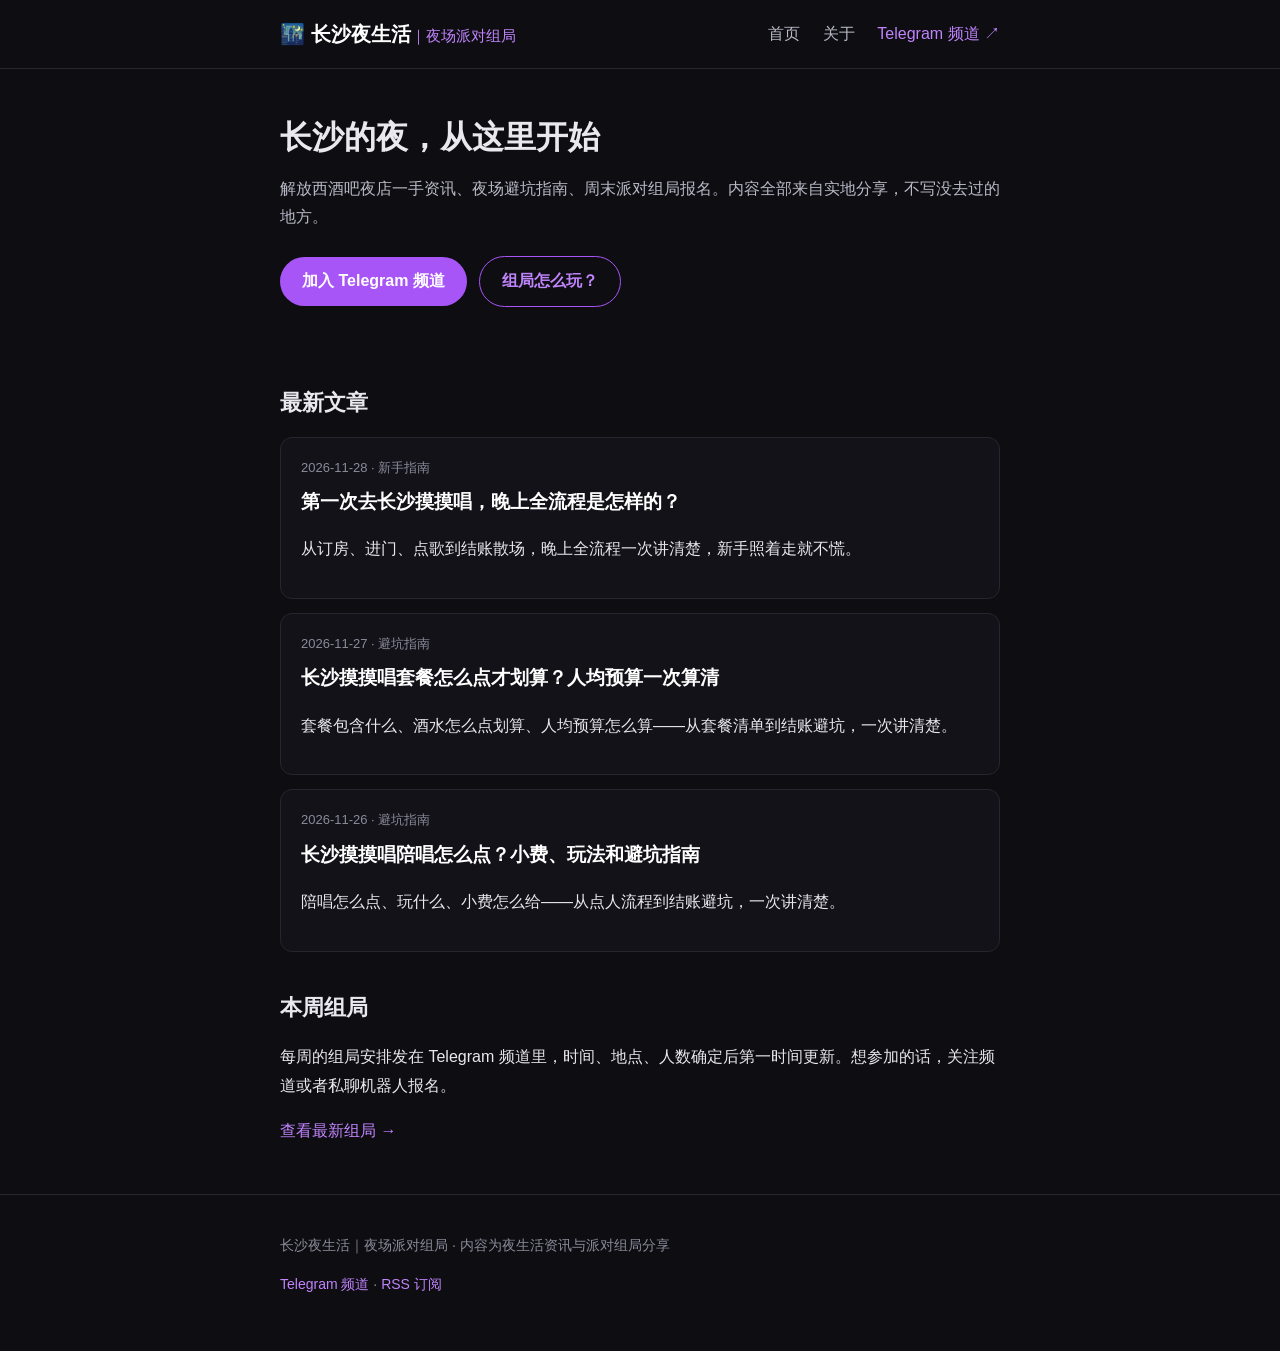
<file: index.html>
<!DOCTYPE html>
<html lang="zh-CN">
<head>
<meta charset="utf-8">
<meta name="viewport" content="width=device-width, initial-scale=1">
<title>长沙夜生活｜夜场派对组局 — 长沙夜生活资讯、酒吧避坑、周末组局</title>
<meta name="description" content="长沙夜生活一手资讯：解放西酒吧夜店避坑指南、周末派对组局报名。关注 Telegram 频道，第一时间获取组局信息。">
<link rel="canonical" href="https://changsha168.ggff.net/">
<meta property="og:title" content="长沙夜生活｜夜场派对组局">
<meta property="og:description" content="长沙夜生活一手资讯：解放西酒吧夜店避坑指南、周末派对组局报名。">
<meta property="og:type" content="website">
<meta property="og:url" content="https://changsha168.ggff.net/">
<link rel="stylesheet" href="style.css">
<link rel="alternate" type="application/rss+xml" title="长沙夜生活｜夜场派对组局" href="feed.xml">
</head>
<body>
<header class="site-header">
  <div class="wrap">
    <a class="brand" href="./">🌃 长沙夜生活<span>｜夜场派对组局</span></a>
    <nav>
      <a href="./">首页</a>
      <a href="about.html">关于</a>
      <a class="tg" href="https://t.me/hangshaParty" target="_blank" rel="noopener">Telegram 频道 ↗</a>
    </nav>
  </div>
</header>

<main class="wrap">
  <section class="hero">
    <h1>长沙的夜，从这里开始</h1>
    <p>解放西酒吧夜店一手资讯、夜场避坑指南、周末派对组局报名。内容全部来自实地分享，不写没去过的地方。</p>
    <p><a class="btn" href="https://t.me/hangshaParty" target="_blank" rel="noopener">加入 Telegram 频道</a>
    <a class="btn ghost" href="posts/zuju-zenme-wan.html">组局怎么玩？</a></p>
  </section>

  <section>
    <h2>最新文章</h2>
    <article class="card">
      <p class="meta">2026-11-28 · 新手指南</p>
      <h3><a href="posts/momochang-diyici-liucheng.html">第一次去长沙摸摸唱，晚上全流程是怎样的？</a></h3>
      <p>从订房、进门、点歌到结账散场，晚上全流程一次讲清楚，新手照着走就不慌。</p>
    </article>
    <article class="card">
      <p class="meta">2026-11-27 · 避坑指南</p>
      <h3><a href="posts/momochang-taocan-renjun.html">长沙摸摸唱套餐怎么点才划算？人均预算一次算清</a></h3>
      <p>套餐包含什么、酒水怎么点划算、人均预算怎么算——从套餐清单到结账避坑，一次讲清楚。</p>
    </article>
    <article class="card">
      <p class="meta">2026-11-26 · 避坑指南</p>
      <h3><a href="posts/momochang-peichang-zhinan.html">长沙摸摸唱陪唱怎么点？小费、玩法和避坑指南</a></h3>
      <p>陪唱怎么点、玩什么、小费怎么给——从点人流程到结账避坑，一次讲清楚。</p>
    </article>
  </section>

  <section>
    <h2>本周组局</h2>
    <p>每周的组局安排发在 Telegram 频道里，时间、地点、人数确定后第一时间更新。想参加的话，关注频道或者私聊机器人报名。</p>
    <p><a href="https://t.me/hangshaParty" target="_blank" rel="noopener">查看最新组局 →</a></p>
  </section>
</main>

<footer class="site-footer">
  <div class="wrap">
    <p>长沙夜生活｜夜场派对组局 · 内容为夜生活资讯与派对组局分享</p>
    <p><a href="https://t.me/hangshaParty" target="_blank" rel="noopener">Telegram 频道</a> · <a href="feed.xml">RSS 订阅</a></p>
  </div>
</footer>
</body>
</html>
</file>
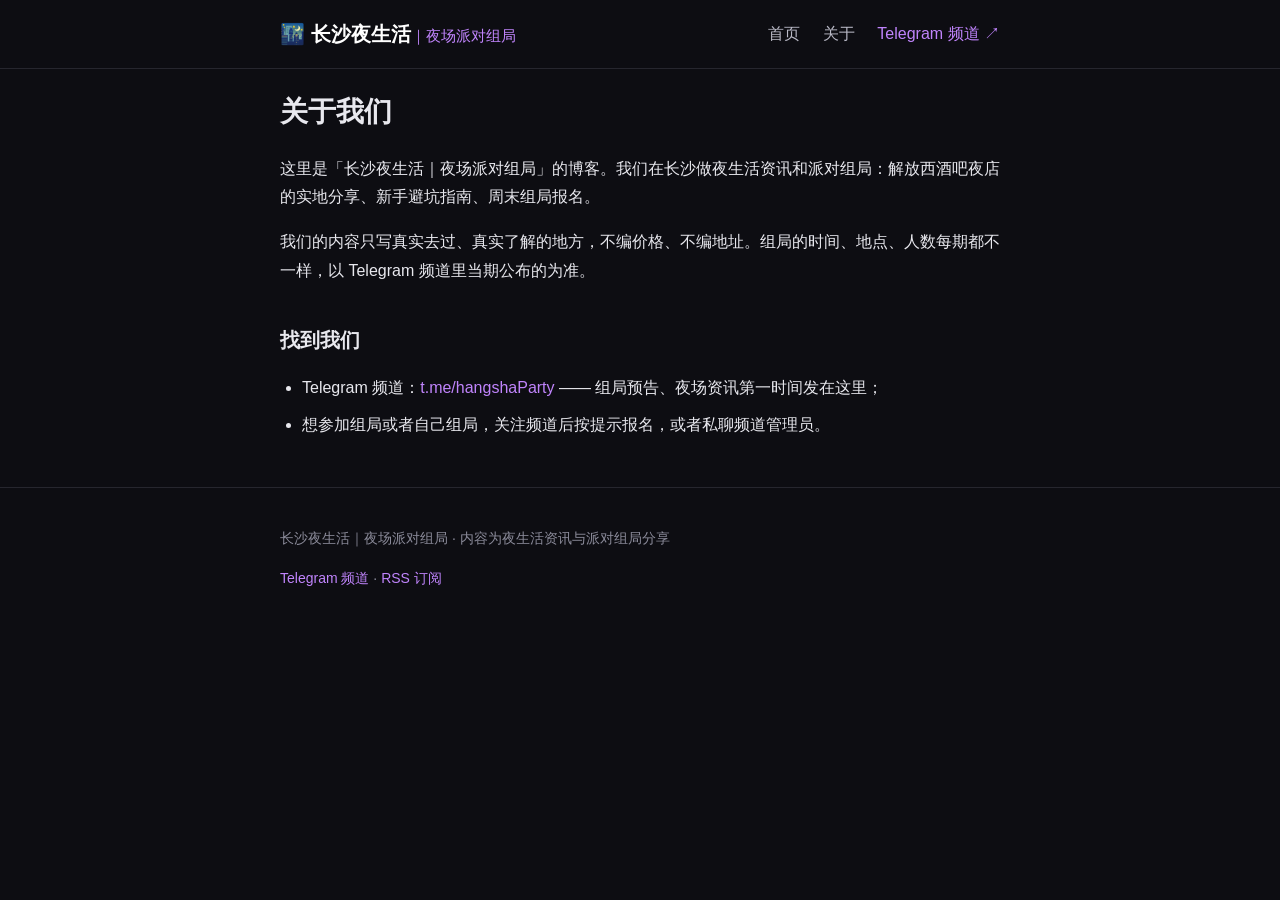
<file: about.html>
<!DOCTYPE html>
<html lang="zh-CN">
<head>
<meta charset="utf-8">
<meta name="viewport" content="width=device-width, initial-scale=1">
<title>关于 — 长沙夜生活｜夜场派对组局</title>
<meta name="description" content="长沙夜生活｜夜场派对组局：长沙夜生活一手资讯、酒吧夜店避坑指南、周末派对组局报名。">
<link rel="canonical" href="https://changsha168.ggff.net/about.html">
<link rel="stylesheet" href="style.css">
</head>
<body>
<header class="site-header">
  <div class="wrap">
    <a class="brand" href="./">🌃 长沙夜生活<span>｜夜场派对组局</span></a>
    <nav>
      <a href="./">首页</a>
      <a href="about.html">关于</a>
      <a class="tg" href="https://t.me/hangshaParty" target="_blank" rel="noopener">Telegram 频道 ↗</a>
    </nav>
  </div>
</header>

<main class="wrap">
  <article class="post">
    <h1>关于我们</h1>
    <p>这里是「长沙夜生活｜夜场派对组局」的博客。我们在长沙做夜生活资讯和派对组局：解放西酒吧夜店的实地分享、新手避坑指南、周末组局报名。</p>
    <p>我们的内容只写真实去过、真实了解的地方，不编价格、不编地址。组局的时间、地点、人数每期都不一样，以 Telegram 频道里当期公布的为准。</p>
    <h2>找到我们</h2>
    <ul>
      <li>Telegram 频道：<a href="https://t.me/hangshaParty" target="_blank" rel="noopener">t.me/hangshaParty</a> —— 组局预告、夜场资讯第一时间发在这里；</li>
      <li>想参加组局或者自己组局，关注频道后按提示报名，或者私聊频道管理员。</li>
    </ul>
  </article>
</main>

<footer class="site-footer">
  <div class="wrap">
    <p>长沙夜生活｜夜场派对组局 · 内容为夜生活资讯与派对组局分享</p>
    <p><a href="https://t.me/hangshaParty" target="_blank" rel="noopener">Telegram 频道</a> · <a href="feed.xml">RSS 订阅</a></p>
  </div>
</footer>
</body>
</html>
</file>
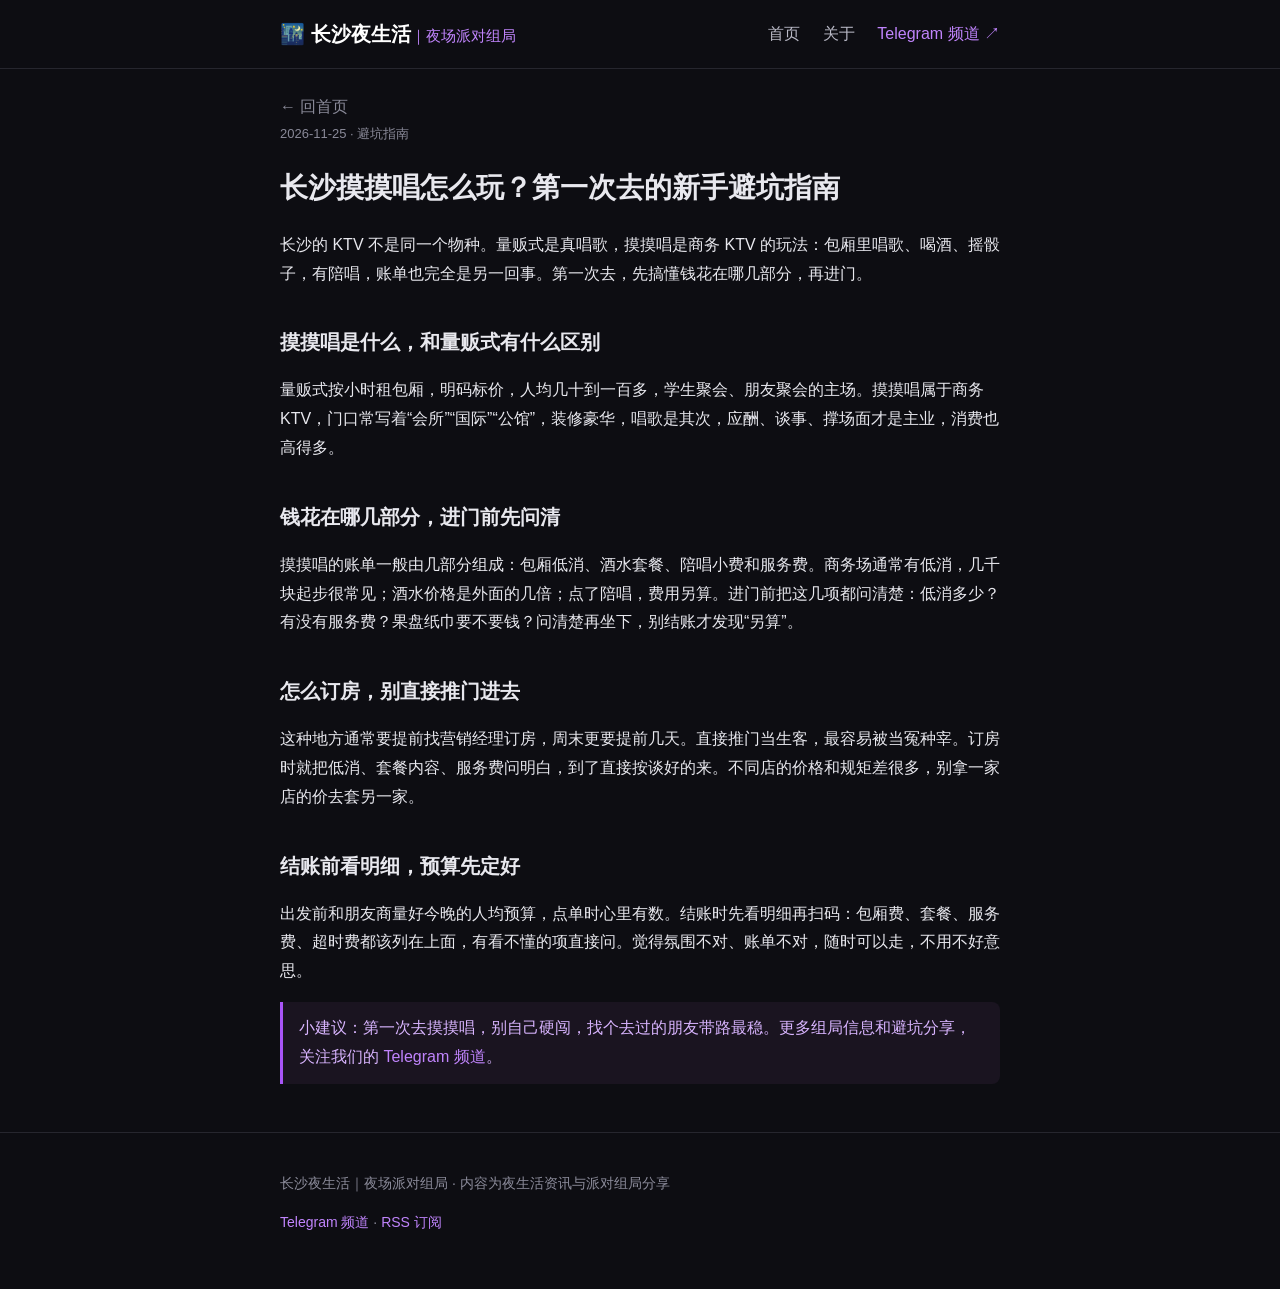
<file: posts/changsha-momochang-guide.html>
<!DOCTYPE html>
<html lang="zh-CN">
<head>
<meta charset="utf-8">
<meta name="viewport" content="width=device-width, initial-scale=1">
<title>长沙摸摸唱怎么玩？第一次去的新手避坑指南 — 长沙夜生活｜夜场派对组局</title>
<meta name="description" content="第一次去长沙摸摸唱，先搞懂的几件事：摸摸唱是什么、钱花在哪几部分、怎么订房、避坑指南。">
<link rel="canonical" href="https://changsha168.ggff.net/posts/changsha-momochang-guide.html">
<meta property="og:title" content="长沙摸摸唱怎么玩？第一次去的新手避坑指南">
<meta property="og:description" content="第一次去长沙摸摸唱，先搞懂的几件事：摸摸唱是什么、钱花在哪几部分、怎么订房、避坑指南。">
<meta property="og:type" content="article">
<link rel="stylesheet" href="../style.css">
</head>
<body>
<header class="site-header">
  <div class="wrap">
    <a class="brand" href="../">🌃 长沙夜生活<span>｜夜场派对组局</span></a>
    <nav>
      <a href="../">首页</a>
      <a href="../about.html">关于</a>
      <a class="tg" href="https://t.me/hangshaParty" target="_blank" rel="noopener">Telegram 频道 ↗</a>
    </nav>
  </div>
</header>

<main class="wrap">
  <a class="back" href="../">← 回首页</a>
  <article class="post">
    <p class="meta">2026-11-25 · 避坑指南</p>
    <h1>长沙摸摸唱怎么玩？第一次去的新手避坑指南</h1>
    <p>长沙的 KTV 不是同一个物种。量贩式是真唱歌，摸摸唱是商务 KTV 的玩法：包厢里唱歌、喝酒、摇骰子，有陪唱，账单也完全是另一回事。第一次去，先搞懂钱花在哪几部分，再进门。</p>

    <h2>摸摸唱是什么，和量贩式有什么区别</h2>
    <p>量贩式按小时租包厢，明码标价，人均几十到一百多，学生聚会、朋友聚会的主场。摸摸唱属于商务 KTV，门口常写着“会所”“国际”“公馆”，装修豪华，唱歌是其次，应酬、谈事、撑场面才是主业，消费也高得多。</p>

    <h2>钱花在哪几部分，进门前先问清</h2>
    <p>摸摸唱的账单一般由几部分组成：包厢低消、酒水套餐、陪唱小费和服务费。商务场通常有低消，几千块起步很常见；酒水价格是外面的几倍；点了陪唱，费用另算。进门前把这几项都问清楚：低消多少？有没有服务费？果盘纸巾要不要钱？问清楚再坐下，别结账才发现“另算”。</p>

    <h2>怎么订房，别直接推门进去</h2>
    <p>这种地方通常要提前找营销经理订房，周末更要提前几天。直接推门当生客，最容易被当冤种宰。订房时就把低消、套餐内容、服务费问明白，到了直接按谈好的来。不同店的价格和规矩差很多，别拿一家店的价去套另一家。</p>

    <h2>结账前看明细，预算先定好</h2>
    <p>出发前和朋友商量好今晚的人均预算，点单时心里有数。结账时先看明细再扫码：包厢费、套餐、服务费、超时费都该列在上面，有看不懂的项直接问。觉得氛围不对、账单不对，随时可以走，不用不好意思。</p>

    <p class="note">小建议：第一次去摸摸唱，别自己硬闯，找个去过的朋友带路最稳。更多组局信息和避坑分享，关注我们的 <a href="https://t.me/hangshaParty" target="_blank" rel="noopener">Telegram 频道</a>。</p>
  </article>
</main>

<footer class="site-footer">
  <div class="wrap">
    <p>长沙夜生活｜夜场派对组局 · 内容为夜生活资讯与派对组局分享</p>
    <p><a href="https://t.me/hangshaParty" target="_blank" rel="noopener">Telegram 频道</a> · <a href="../feed.xml">RSS 订阅</a></p>
  </div>
</footer>
</body>
</html>
</file>
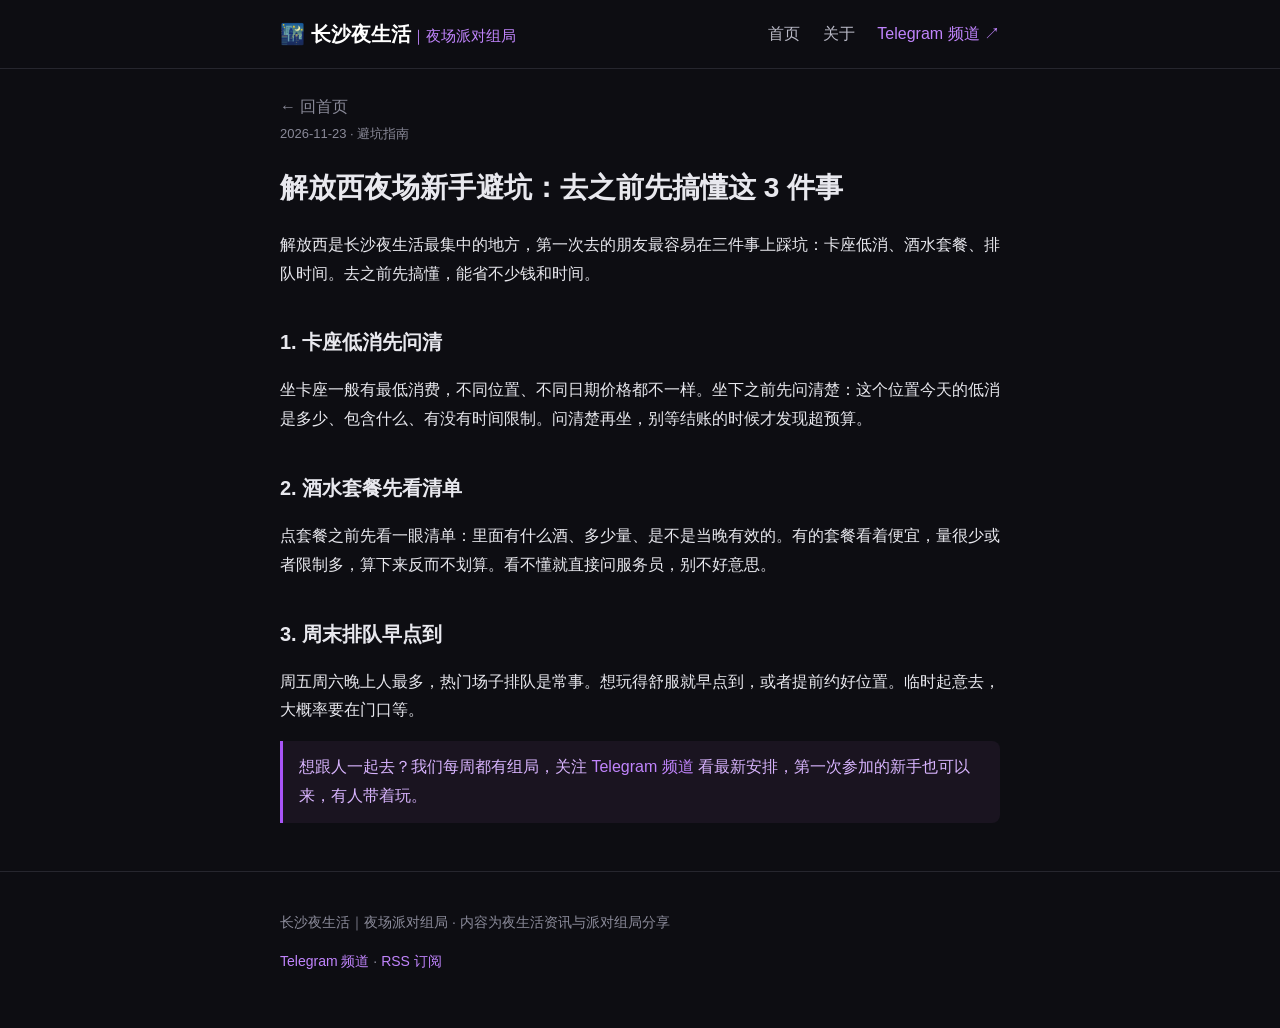
<file: posts/jiefangxi-bikeng.html>
<!DOCTYPE html>
<html lang="zh-CN">
<head>
<meta charset="utf-8">
<meta name="viewport" content="width=device-width, initial-scale=1">
<title>解放西夜场新手避坑：去之前先搞懂这 3 件事 — 长沙夜生活｜夜场派对组局</title>
<meta name="description" content="第一次去解放西酒吧夜店？卡座低消先问清、酒水套餐先看清单、周末排队早点到。新手避坑指南。">
<link rel="canonical" href="https://changsha168.ggff.net/posts/jiefangxi-bikeng.html">
<meta property="og:title" content="解放西夜场新手避坑：去之前先搞懂这 3 件事">
<meta property="og:description" content="第一次去解放西酒吧夜店？卡座低消先问清、酒水套餐先看清单、周末排队早点到。">
<meta property="og:type" content="article">
<link rel="stylesheet" href="../style.css">
</head>
<body>
<header class="site-header">
  <div class="wrap">
    <a class="brand" href="../">🌃 长沙夜生活<span>｜夜场派对组局</span></a>
    <nav>
      <a href="../">首页</a>
      <a href="../about.html">关于</a>
      <a class="tg" href="https://t.me/hangshaParty" target="_blank" rel="noopener">Telegram 频道 ↗</a>
    </nav>
  </div>
</header>

<main class="wrap">
  <a class="back" href="../">← 回首页</a>
  <article class="post">
    <p class="meta">2026-11-23 · 避坑指南</p>
    <h1>解放西夜场新手避坑：去之前先搞懂这 3 件事</h1>
    <p>解放西是长沙夜生活最集中的地方，第一次去的朋友最容易在三件事上踩坑：卡座低消、酒水套餐、排队时间。去之前先搞懂，能省不少钱和时间。</p>

    <h2>1. 卡座低消先问清</h2>
    <p>坐卡座一般有最低消费，不同位置、不同日期价格都不一样。坐下之前先问清楚：这个位置今天的低消是多少、包含什么、有没有时间限制。问清楚再坐，别等结账的时候才发现超预算。</p>

    <h2>2. 酒水套餐先看清单</h2>
    <p>点套餐之前先看一眼清单：里面有什么酒、多少量、是不是当晚有效的。有的套餐看着便宜，量很少或者限制多，算下来反而不划算。看不懂就直接问服务员，别不好意思。</p>

    <h2>3. 周末排队早点到</h2>
    <p>周五周六晚上人最多，热门场子排队是常事。想玩得舒服就早点到，或者提前约好位置。临时起意去，大概率要在门口等。</p>

    <p class="note">想跟人一起去？我们每周都有组局，关注 <a href="https://t.me/hangshaParty" target="_blank" rel="noopener">Telegram 频道</a> 看最新安排，第一次参加的新手也可以来，有人带着玩。</p>
  </article>
</main>

<footer class="site-footer">
  <div class="wrap">
    <p>长沙夜生活｜夜场派对组局 · 内容为夜生活资讯与派对组局分享</p>
    <p><a href="https://t.me/hangshaParty" target="_blank" rel="noopener">Telegram 频道</a> · <a href="../feed.xml">RSS 订阅</a></p>
  </div>
</footer>
</body>
</html>
</file>
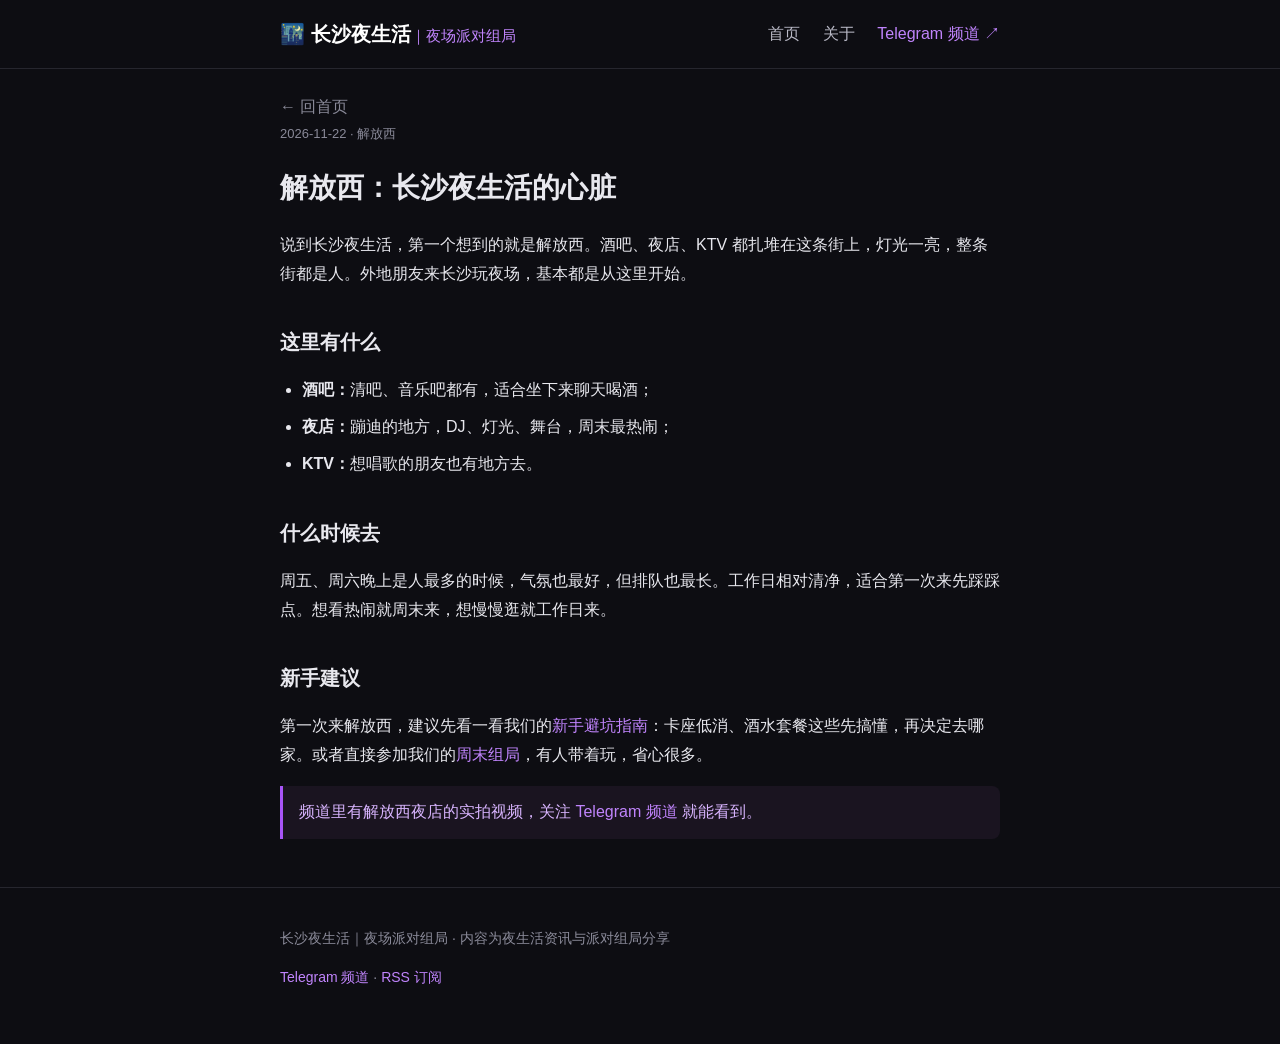
<file: posts/jiefangxi.html>
<!DOCTYPE html>
<html lang="zh-CN">
<head>
<meta charset="utf-8">
<meta name="viewport" content="width=device-width, initial-scale=1">
<title>解放西：长沙夜生活的心脏 — 长沙夜生活｜夜场派对组局</title>
<meta name="description" content="解放西是长沙夜生活最集中的地方：酒吧、夜店、KTV 扎堆，周末人最多。先了解这条街，再决定去哪家。">
<link rel="canonical" href="https://changsha168.ggff.net/posts/jiefangxi.html">
<meta property="og:title" content="解放西：长沙夜生活的心脏">
<meta property="og:description" content="解放西是长沙夜生活最集中的地方：酒吧、夜店、KTV 扎堆，周末人最多。">
<meta property="og:type" content="article">
<link rel="stylesheet" href="../style.css">
</head>
<body>
<header class="site-header">
  <div class="wrap">
    <a class="brand" href="../">🌃 长沙夜生活<span>｜夜场派对组局</span></a>
    <nav>
      <a href="../">首页</a>
      <a href="../about.html">关于</a>
      <a class="tg" href="https://t.me/hangshaParty" target="_blank" rel="noopener">Telegram 频道 ↗</a>
    </nav>
  </div>
</header>

<main class="wrap">
  <a class="back" href="../">← 回首页</a>
  <article class="post">
    <p class="meta">2026-11-22 · 解放西</p>
    <h1>解放西：长沙夜生活的心脏</h1>
    <p>说到长沙夜生活，第一个想到的就是解放西。酒吧、夜店、KTV 都扎堆在这条街上，灯光一亮，整条街都是人。外地朋友来长沙玩夜场，基本都是从这里开始。</p>

    <h2>这里有什么</h2>
    <ul>
      <li><strong>酒吧：</strong>清吧、音乐吧都有，适合坐下来聊天喝酒；</li>
      <li><strong>夜店：</strong>蹦迪的地方，DJ、灯光、舞台，周末最热闹；</li>
      <li><strong>KTV：</strong>想唱歌的朋友也有地方去。</li>
    </ul>

    <h2>什么时候去</h2>
    <p>周五、周六晚上是人最多的时候，气氛也最好，但排队也最长。工作日相对清净，适合第一次来先踩踩点。想看热闹就周末来，想慢慢逛就工作日来。</p>

    <h2>新手建议</h2>
    <p>第一次来解放西，建议先看一看我们的<a href="jiefangxi-bikeng.html">新手避坑指南</a>：卡座低消、酒水套餐这些先搞懂，再决定去哪家。或者直接参加我们的<a href="https://t.me/hangshaParty" target="_blank" rel="noopener">周末组局</a>，有人带着玩，省心很多。</p>

    <p class="note">频道里有解放西夜店的实拍视频，关注 <a href="https://t.me/hangshaParty" target="_blank" rel="noopener">Telegram 频道</a> 就能看到。</p>
  </article>
</main>

<footer class="site-footer">
  <div class="wrap">
    <p>长沙夜生活｜夜场派对组局 · 内容为夜生活资讯与派对组局分享</p>
    <p><a href="https://t.me/hangshaParty" target="_blank" rel="noopener">Telegram 频道</a> · <a href="../feed.xml">RSS 订阅</a></p>
  </div>
</footer>
</body>
</html>
</file>
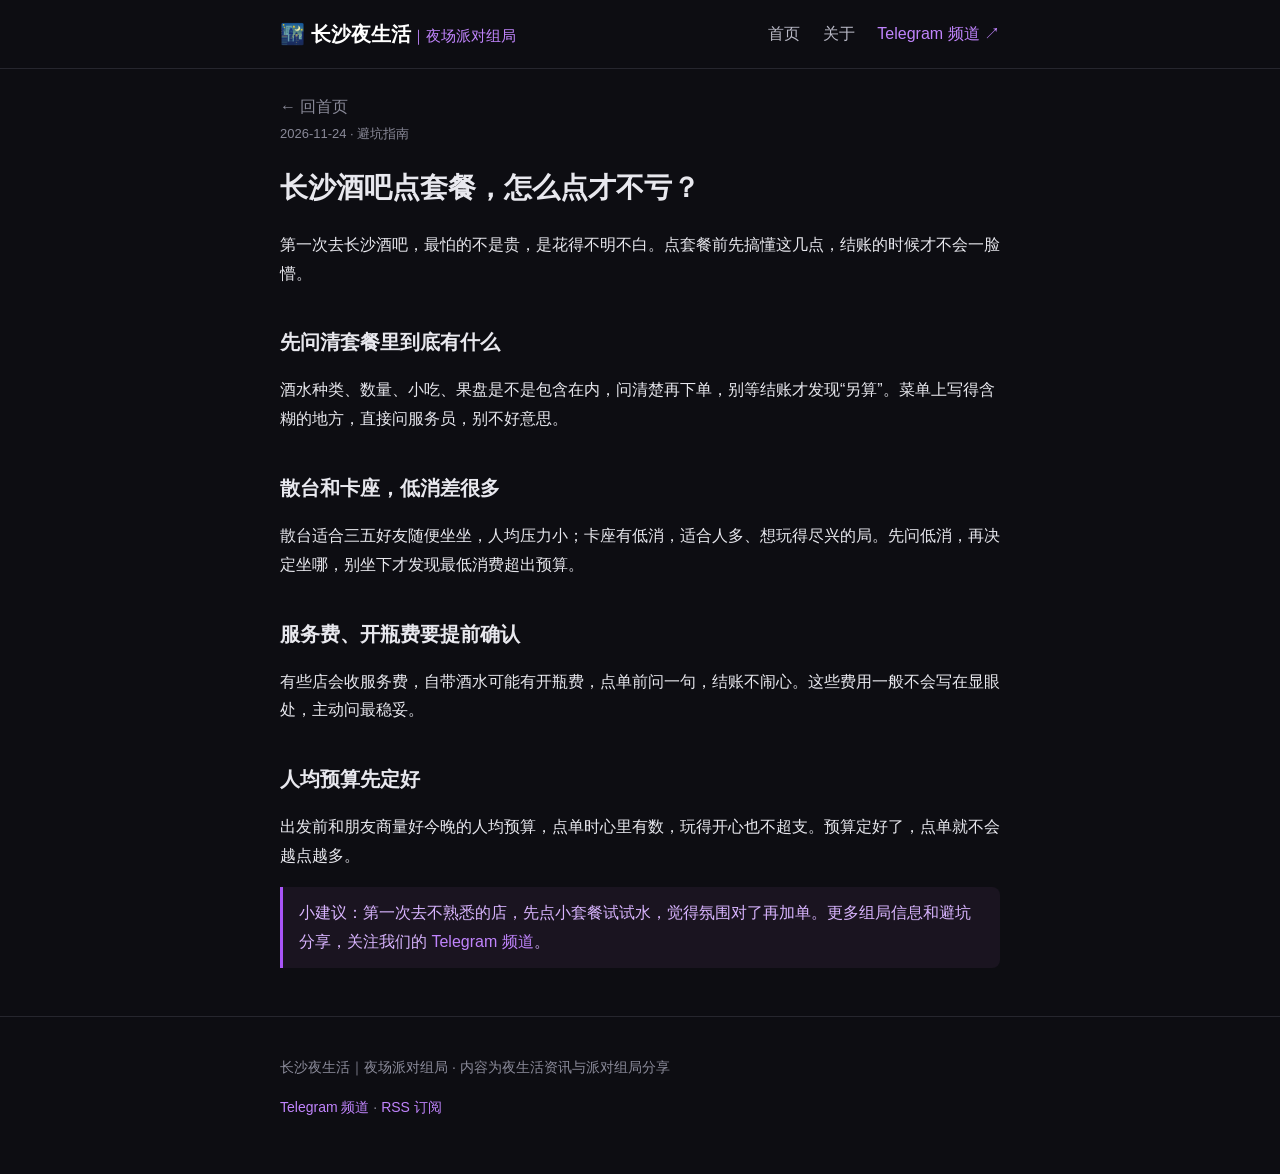
<file: posts/jiuba-taocan-bikeng.html>
<!DOCTYPE html>
<html lang="zh-CN">
<head>
<meta charset="utf-8">
<meta name="viewport" content="width=device-width, initial-scale=1">
<title>长沙酒吧点套餐，怎么点才不亏？ — 长沙夜生活｜夜场派对组局</title>
<meta name="description" content="第一次去长沙酒吧，点套餐前先搞懂的几件事：套餐内容、散台和卡座的低消、服务费和开瓶费、人均预算。">
<link rel="canonical" href="https://changsha168.ggff.net/posts/jiuba-taocan-bikeng.html">
<meta property="og:title" content="长沙酒吧点套餐，怎么点才不亏？">
<meta property="og:description" content="第一次去长沙酒吧，点套餐前先搞懂的几件事：套餐内容、散台和卡座的低消、服务费和开瓶费、人均预算。">
<meta property="og:type" content="article">
<link rel="stylesheet" href="../style.css">
</head>
<body>
<header class="site-header">
  <div class="wrap">
    <a class="brand" href="../">🌃 长沙夜生活<span>｜夜场派对组局</span></a>
    <nav>
      <a href="../">首页</a>
      <a href="../about.html">关于</a>
      <a class="tg" href="https://t.me/hangshaParty" target="_blank" rel="noopener">Telegram 频道 ↗</a>
    </nav>
  </div>
</header>

<main class="wrap">
  <a class="back" href="../">← 回首页</a>
  <article class="post">
    <p class="meta">2026-11-24 · 避坑指南</p>
    <h1>长沙酒吧点套餐，怎么点才不亏？</h1>
    <p>第一次去长沙酒吧，最怕的不是贵，是花得不明不白。点套餐前先搞懂这几点，结账的时候才不会一脸懵。</p>

    <h2>先问清套餐里到底有什么</h2>
    <p>酒水种类、数量、小吃、果盘是不是包含在内，问清楚再下单，别等结账才发现“另算”。菜单上写得含糊的地方，直接问服务员，别不好意思。</p>

    <h2>散台和卡座，低消差很多</h2>
    <p>散台适合三五好友随便坐坐，人均压力小；卡座有低消，适合人多、想玩得尽兴的局。先问低消，再决定坐哪，别坐下才发现最低消费超出预算。</p>

    <h2>服务费、开瓶费要提前确认</h2>
    <p>有些店会收服务费，自带酒水可能有开瓶费，点单前问一句，结账不闹心。这些费用一般不会写在显眼处，主动问最稳妥。</p>

    <h2>人均预算先定好</h2>
    <p>出发前和朋友商量好今晚的人均预算，点单时心里有数，玩得开心也不超支。预算定好了，点单就不会越点越多。</p>

    <p class="note">小建议：第一次去不熟悉的店，先点小套餐试试水，觉得氛围对了再加单。更多组局信息和避坑分享，关注我们的 <a href="https://t.me/hangshaParty" target="_blank" rel="noopener">Telegram 频道</a>。</p>
  </article>
</main>

<footer class="site-footer">
  <div class="wrap">
    <p>长沙夜生活｜夜场派对组局 · 内容为夜生活资讯与派对组局分享</p>
    <p><a href="https://t.me/hangshaParty" target="_blank" rel="noopener">Telegram 频道</a> · <a href="../feed.xml">RSS 订阅</a></p>
  </div>
</footer>
</body>
</html>
</file>
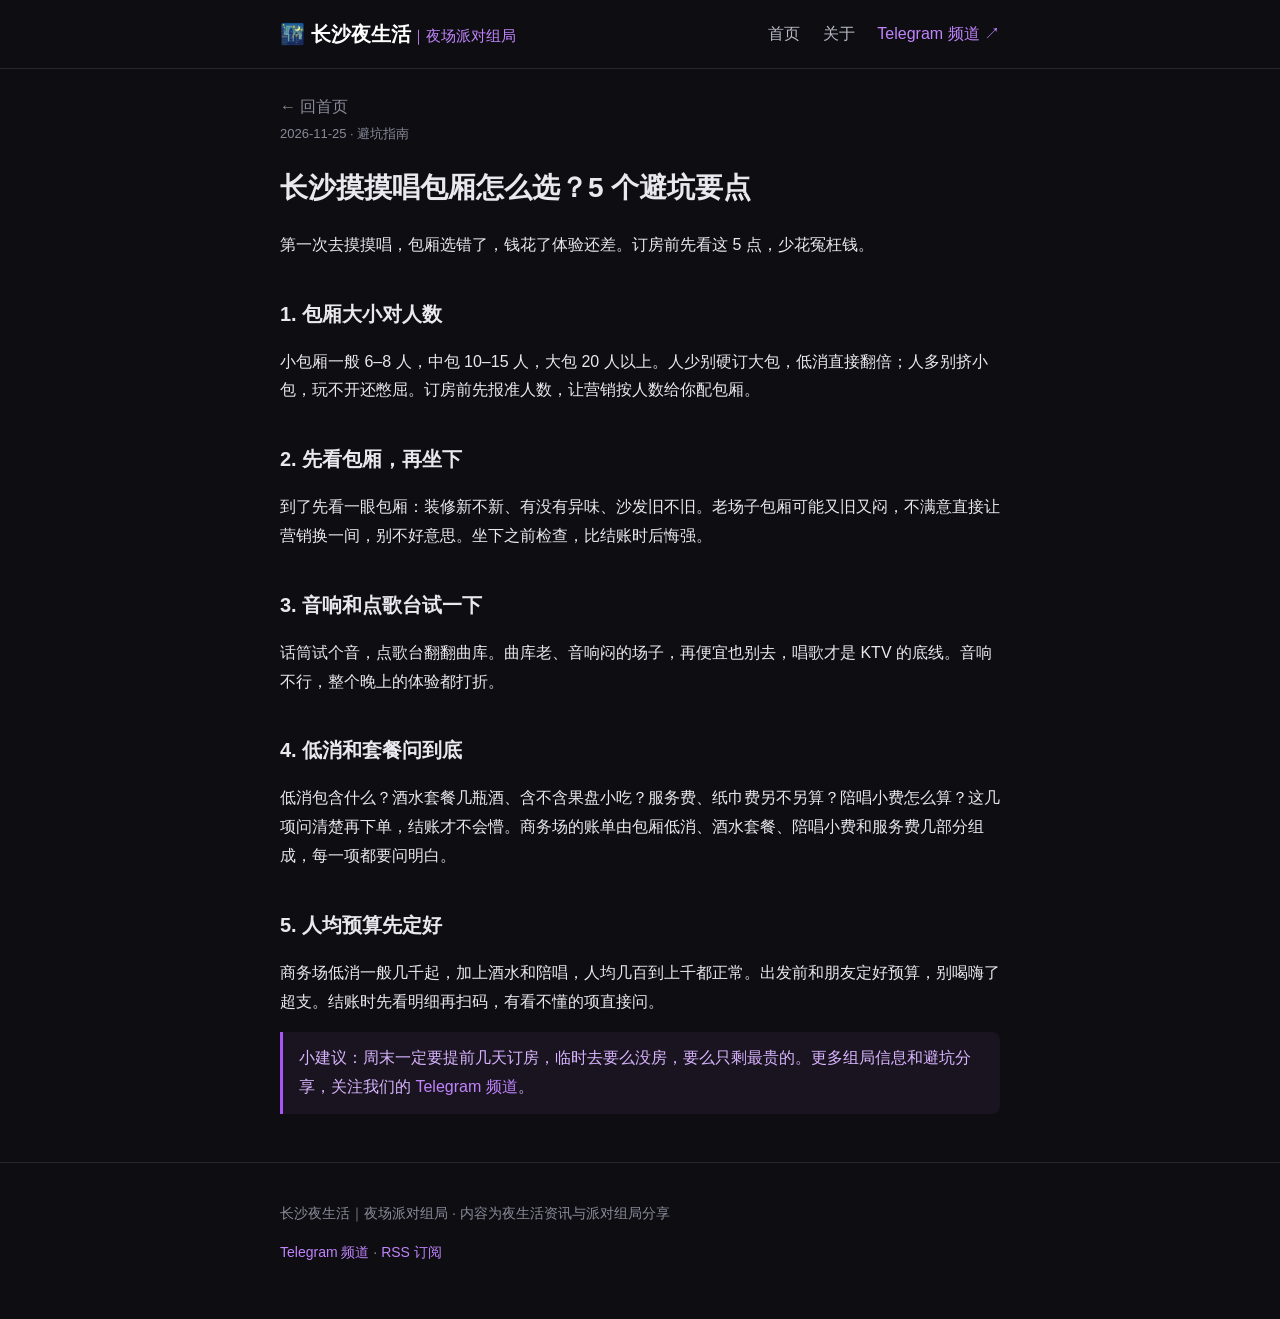
<file: posts/momochang-baoxiang-zenme-xuan.html>
<!DOCTYPE html>
<html lang="zh-CN">
<head>
<meta charset="utf-8">
<meta name="viewport" content="width=device-width, initial-scale=1">
<title>长沙摸摸唱包厢怎么选？5 个避坑要点 — 长沙夜生活｜夜场派对组局</title>
<meta name="description" content="第一次去长沙摸摸唱，包厢选错了钱花了体验还差。订房前先看这 5 点：包厢大小、包厢成色、音响点歌台、低消套餐、人均预算。">
<link rel="canonical" href="https://changsha168.ggff.net/posts/momochang-baoxiang-zenme-xuan.html">
<meta property="og:title" content="长沙摸摸唱包厢怎么选？5 个避坑要点">
<meta property="og:description" content="第一次去长沙摸摸唱，包厢选错了钱花了体验还差。订房前先看这 5 点：包厢大小、包厢成色、音响点歌台、低消套餐、人均预算。">
<meta property="og:type" content="article">
<link rel="stylesheet" href="../style.css">
</head>
<body>
<header class="site-header">
  <div class="wrap">
    <a class="brand" href="../">🌃 长沙夜生活<span>｜夜场派对组局</span></a>
    <nav>
      <a href="../">首页</a>
      <a href="../about.html">关于</a>
      <a class="tg" href="https://t.me/hangshaParty" target="_blank" rel="noopener">Telegram 频道 ↗</a>
    </nav>
  </div>
</header>

<main class="wrap">
  <a class="back" href="../">← 回首页</a>
  <article class="post">
    <p class="meta">2026-11-25 · 避坑指南</p>
    <h1>长沙摸摸唱包厢怎么选？5 个避坑要点</h1>
    <p>第一次去摸摸唱，包厢选错了，钱花了体验还差。订房前先看这 5 点，少花冤枉钱。</p>

    <h2>1. 包厢大小对人数</h2>
    <p>小包厢一般 6–8 人，中包 10–15 人，大包 20 人以上。人少别硬订大包，低消直接翻倍；人多别挤小包，玩不开还憋屈。订房前先报准人数，让营销按人数给你配包厢。</p>

    <h2>2. 先看包厢，再坐下</h2>
    <p>到了先看一眼包厢：装修新不新、有没有异味、沙发旧不旧。老场子包厢可能又旧又闷，不满意直接让营销换一间，别不好意思。坐下之前检查，比结账时后悔强。</p>

    <h2>3. 音响和点歌台试一下</h2>
    <p>话筒试个音，点歌台翻翻曲库。曲库老、音响闷的场子，再便宜也别去，唱歌才是 KTV 的底线。音响不行，整个晚上的体验都打折。</p>

    <h2>4. 低消和套餐问到底</h2>
    <p>低消包含什么？酒水套餐几瓶酒、含不含果盘小吃？服务费、纸巾费另不另算？陪唱小费怎么算？这几项问清楚再下单，结账才不会懵。商务场的账单由包厢低消、酒水套餐、陪唱小费和服务费几部分组成，每一项都要问明白。</p>

    <h2>5. 人均预算先定好</h2>
    <p>商务场低消一般几千起，加上酒水和陪唱，人均几百到上千都正常。出发前和朋友定好预算，别喝嗨了超支。结账时先看明细再扫码，有看不懂的项直接问。</p>

    <p class="note">小建议：周末一定要提前几天订房，临时去要么没房，要么只剩最贵的。更多组局信息和避坑分享，关注我们的 <a href="https://t.me/hangshaParty" target="_blank" rel="noopener">Telegram 频道</a>。</p>
  </article>
</main>

<footer class="site-footer">
  <div class="wrap">
    <p>长沙夜生活｜夜场派对组局 · 内容为夜生活资讯与派对组局分享</p>
    <p><a href="https://t.me/hangshaParty" target="_blank" rel="noopener">Telegram 频道</a> · <a href="../feed.xml">RSS 订阅</a></p>
  </div>
</footer>
</body>
</html>
</file>
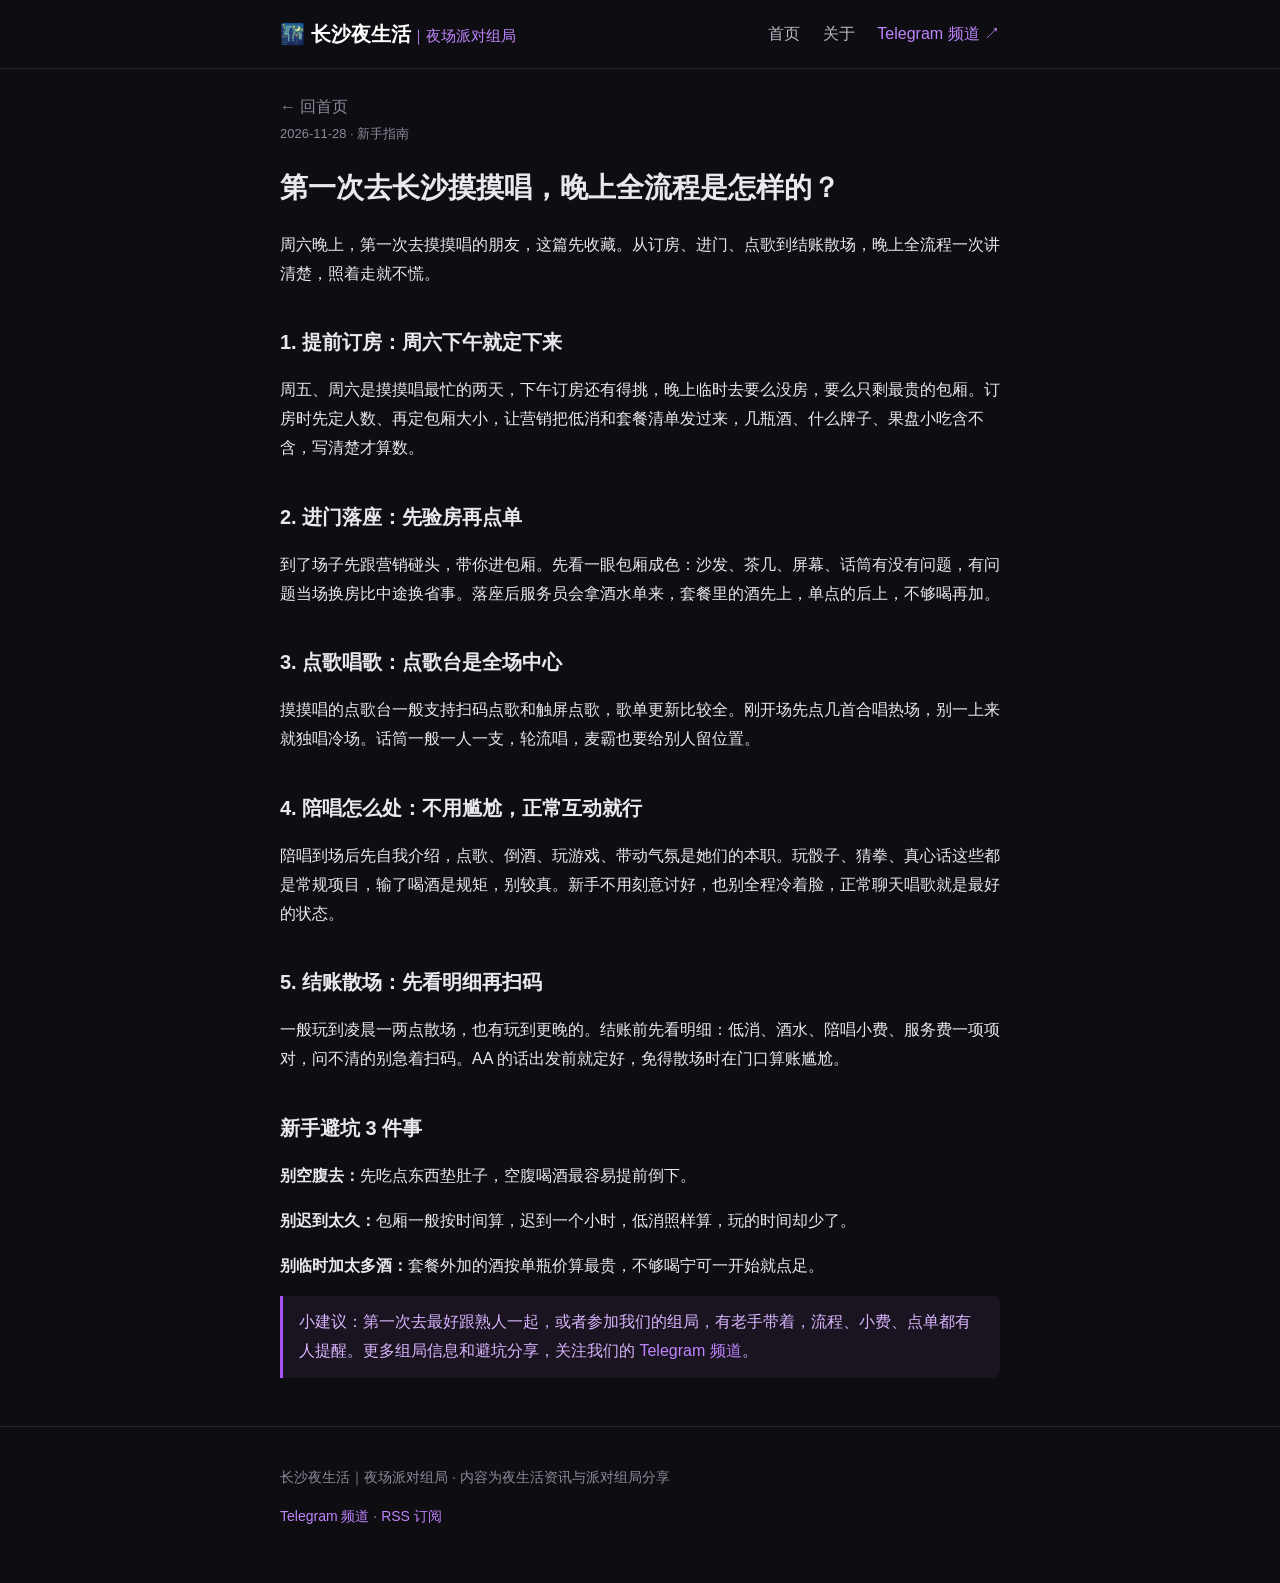
<file: posts/momochang-diyici-liucheng.html>
<!DOCTYPE html>
<html lang="zh-CN">
<head>
<meta charset="utf-8">
<meta name="viewport" content="width=device-width, initial-scale=1">
<title>第一次去长沙摸摸唱，晚上全流程是怎样的？ — 长沙夜生活｜夜场派对组局</title>
<meta name="description" content="第一次去长沙摸摸唱，晚上从订房、进门、点歌到结账散场，全流程一次讲清楚，新手照着走就不慌。">
<link rel="canonical" href="https://changsha168.ggff.net/posts/momochang-diyici-liucheng.html">
<meta property="og:title" content="第一次去长沙摸摸唱，晚上全流程是怎样的？">
<meta property="og:description" content="第一次去长沙摸摸唱，晚上从订房、进门、点歌到结账散场，全流程一次讲清楚，新手照着走就不慌。">
<meta property="og:type" content="article">
<link rel="stylesheet" href="../style.css">
</head>
<body>
<header class="site-header">
  <div class="wrap">
    <a class="brand" href="../">🌃 长沙夜生活<span>｜夜场派对组局</span></a>
    <nav>
      <a href="../">首页</a>
      <a href="../about.html">关于</a>
      <a class="tg" href="https://t.me/hangshaParty" target="_blank" rel="noopener">Telegram 频道 ↗</a>
    </nav>
  </div>
</header>

<main class="wrap">
  <a class="back" href="../">← 回首页</a>
  <article class="post">
    <p class="meta">2026-11-28 · 新手指南</p>
    <h1>第一次去长沙摸摸唱，晚上全流程是怎样的？</h1>
    <p>周六晚上，第一次去摸摸唱的朋友，这篇先收藏。从订房、进门、点歌到结账散场，晚上全流程一次讲清楚，照着走就不慌。</p>

    <h2>1. 提前订房：周六下午就定下来</h2>
    <p>周五、周六是摸摸唱最忙的两天，下午订房还有得挑，晚上临时去要么没房，要么只剩最贵的包厢。订房时先定人数、再定包厢大小，让营销把低消和套餐清单发过来，几瓶酒、什么牌子、果盘小吃含不含，写清楚才算数。</p>

    <h2>2. 进门落座：先验房再点单</h2>
    <p>到了场子先跟营销碰头，带你进包厢。先看一眼包厢成色：沙发、茶几、屏幕、话筒有没有问题，有问题当场换房比中途换省事。落座后服务员会拿酒水单来，套餐里的酒先上，单点的后上，不够喝再加。</p>

    <h2>3. 点歌唱歌：点歌台是全场中心</h2>
    <p>摸摸唱的点歌台一般支持扫码点歌和触屏点歌，歌单更新比较全。刚开场先点几首合唱热场，别一上来就独唱冷场。话筒一般一人一支，轮流唱，麦霸也要给别人留位置。</p>

    <h2>4. 陪唱怎么处：不用尴尬，正常互动就行</h2>
    <p>陪唱到场后先自我介绍，点歌、倒酒、玩游戏、带动气氛是她们的本职。玩骰子、猜拳、真心话这些都是常规项目，输了喝酒是规矩，别较真。新手不用刻意讨好，也别全程冷着脸，正常聊天唱歌就是最好的状态。</p>

    <h2>5. 结账散场：先看明细再扫码</h2>
    <p>一般玩到凌晨一两点散场，也有玩到更晚的。结账前先看明细：低消、酒水、陪唱小费、服务费一项项对，问不清的别急着扫码。AA 的话出发前就定好，免得散场时在门口算账尴尬。</p>

    <h2>新手避坑 3 件事</h2>
    <p><strong>别空腹去：</strong>先吃点东西垫肚子，空腹喝酒最容易提前倒下。</p>
    <p><strong>别迟到太久：</strong>包厢一般按时间算，迟到一个小时，低消照样算，玩的时间却少了。</p>
    <p><strong>别临时加太多酒：</strong>套餐外加的酒按单瓶价算最贵，不够喝宁可一开始就点足。</p>

    <p class="note">小建议：第一次去最好跟熟人一起，或者参加我们的组局，有老手带着，流程、小费、点单都有人提醒。更多组局信息和避坑分享，关注我们的 <a href="https://t.me/hangshaParty" target="_blank" rel="noopener">Telegram 频道</a>。</p>
  </article>
</main>

<footer class="site-footer">
  <div class="wrap">
    <p>长沙夜生活｜夜场派对组局 · 内容为夜生活资讯与派对组局分享</p>
    <p><a href="https://t.me/hangshaParty" target="_blank" rel="noopener">Telegram 频道</a> · <a href="../feed.xml">RSS 订阅</a></p>
  </div>
</footer>
</body>
</html>
</file>
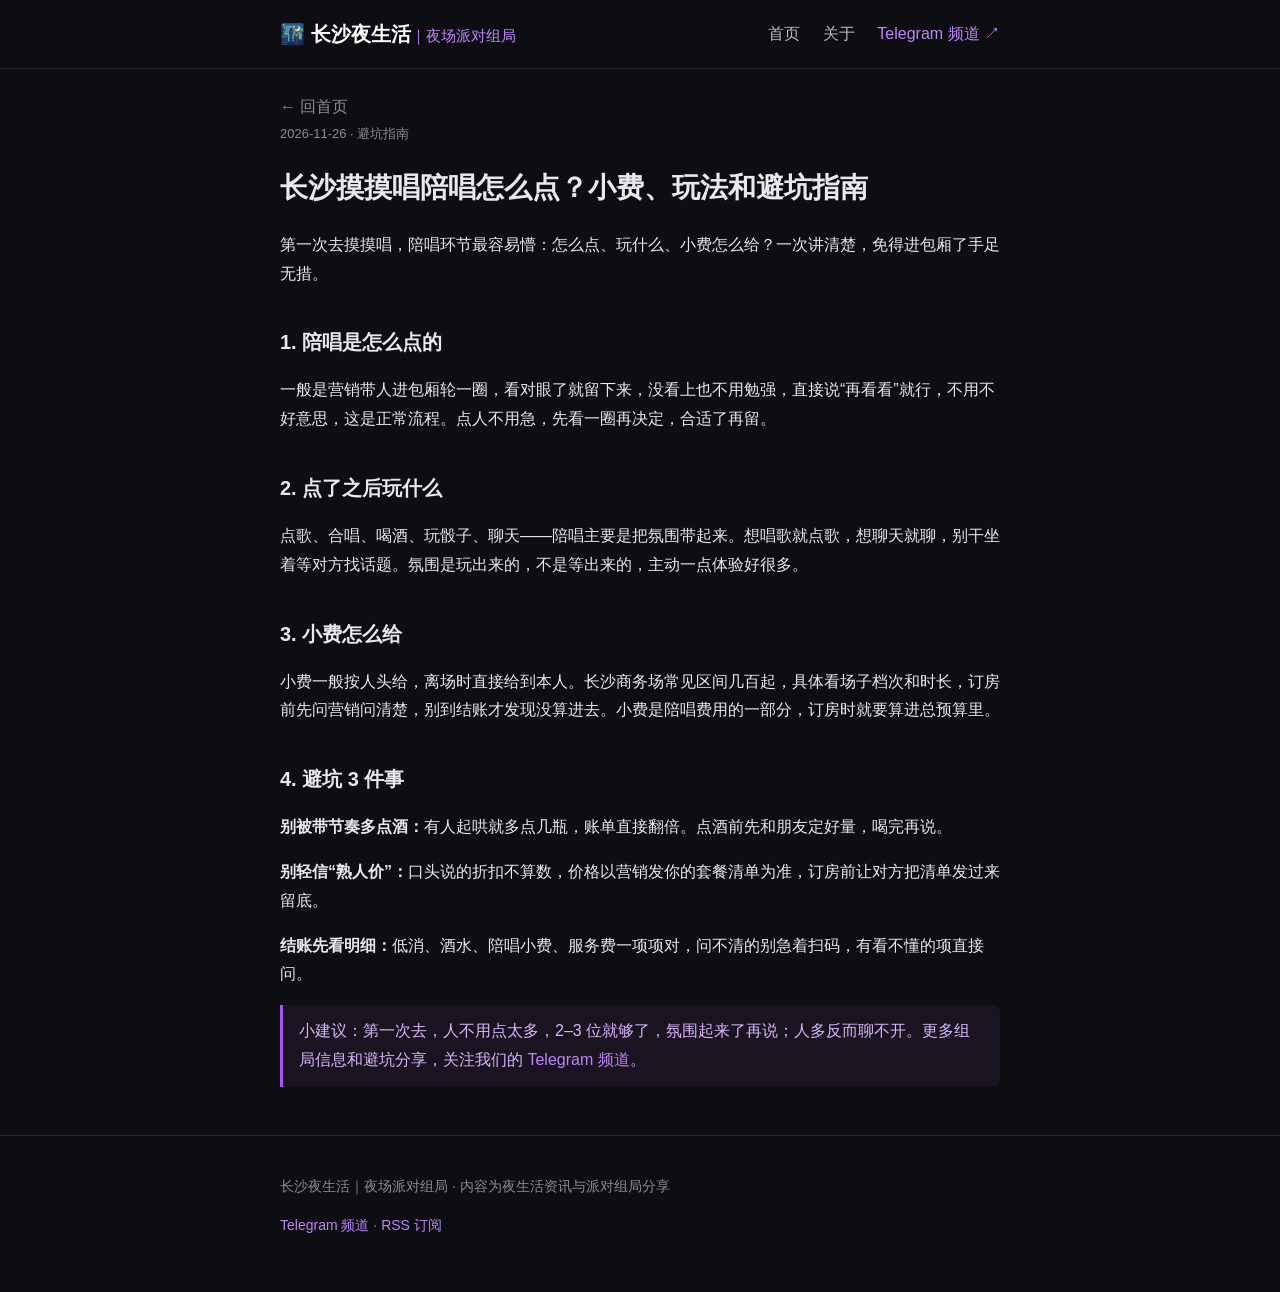
<file: posts/momochang-peichang-zhinan.html>
<!DOCTYPE html>
<html lang="zh-CN">
<head>
<meta charset="utf-8">
<meta name="viewport" content="width=device-width, initial-scale=1">
<title>长沙摸摸唱陪唱怎么点？小费、玩法和避坑指南 — 长沙夜生活｜夜场派对组局</title>
<meta name="description" content="第一次去长沙摸摸唱，陪唱怎么点、玩什么、小费怎么给？从点人流程到结账避坑，一次讲清楚。">
<link rel="canonical" href="https://changsha168.ggff.net/posts/momochang-peichang-zhinan.html">
<meta property="og:title" content="长沙摸摸唱陪唱怎么点？小费、玩法和避坑指南">
<meta property="og:description" content="第一次去长沙摸摸唱，陪唱怎么点、玩什么、小费怎么给？从点人流程到结账避坑，一次讲清楚。">
<meta property="og:type" content="article">
<link rel="stylesheet" href="../style.css">
</head>
<body>
<header class="site-header">
  <div class="wrap">
    <a class="brand" href="../">🌃 长沙夜生活<span>｜夜场派对组局</span></a>
    <nav>
      <a href="../">首页</a>
      <a href="../about.html">关于</a>
      <a class="tg" href="https://t.me/hangshaParty" target="_blank" rel="noopener">Telegram 频道 ↗</a>
    </nav>
  </div>
</header>

<main class="wrap">
  <a class="back" href="../">← 回首页</a>
  <article class="post">
    <p class="meta">2026-11-26 · 避坑指南</p>
    <h1>长沙摸摸唱陪唱怎么点？小费、玩法和避坑指南</h1>
    <p>第一次去摸摸唱，陪唱环节最容易懵：怎么点、玩什么、小费怎么给？一次讲清楚，免得进包厢了手足无措。</p>

    <h2>1. 陪唱是怎么点的</h2>
    <p>一般是营销带人进包厢轮一圈，看对眼了就留下来，没看上也不用勉强，直接说“再看看”就行，不用不好意思，这是正常流程。点人不用急，先看一圈再决定，合适了再留。</p>

    <h2>2. 点了之后玩什么</h2>
    <p>点歌、合唱、喝酒、玩骰子、聊天——陪唱主要是把氛围带起来。想唱歌就点歌，想聊天就聊，别干坐着等对方找话题。氛围是玩出来的，不是等出来的，主动一点体验好很多。</p>

    <h2>3. 小费怎么给</h2>
    <p>小费一般按人头给，离场时直接给到本人。长沙商务场常见区间几百起，具体看场子档次和时长，订房前先问营销问清楚，别到结账才发现没算进去。小费是陪唱费用的一部分，订房时就要算进总预算里。</p>

    <h2>4. 避坑 3 件事</h2>
    <p><strong>别被带节奏多点酒：</strong>有人起哄就多点几瓶，账单直接翻倍。点酒前先和朋友定好量，喝完再说。</p>
    <p><strong>别轻信“熟人价”：</strong>口头说的折扣不算数，价格以营销发你的套餐清单为准，订房前让对方把清单发过来留底。</p>
    <p><strong>结账先看明细：</strong>低消、酒水、陪唱小费、服务费一项项对，问不清的别急着扫码，有看不懂的项直接问。</p>

    <p class="note">小建议：第一次去，人不用点太多，2–3 位就够了，氛围起来了再说；人多反而聊不开。更多组局信息和避坑分享，关注我们的 <a href="https://t.me/hangshaParty" target="_blank" rel="noopener">Telegram 频道</a>。</p>
  </article>
</main>

<footer class="site-footer">
  <div class="wrap">
    <p>长沙夜生活｜夜场派对组局 · 内容为夜生活资讯与派对组局分享</p>
    <p><a href="https://t.me/hangshaParty" target="_blank" rel="noopener">Telegram 频道</a> · <a href="../feed.xml">RSS 订阅</a></p>
  </div>
</footer>
</body>
</html>
</file>
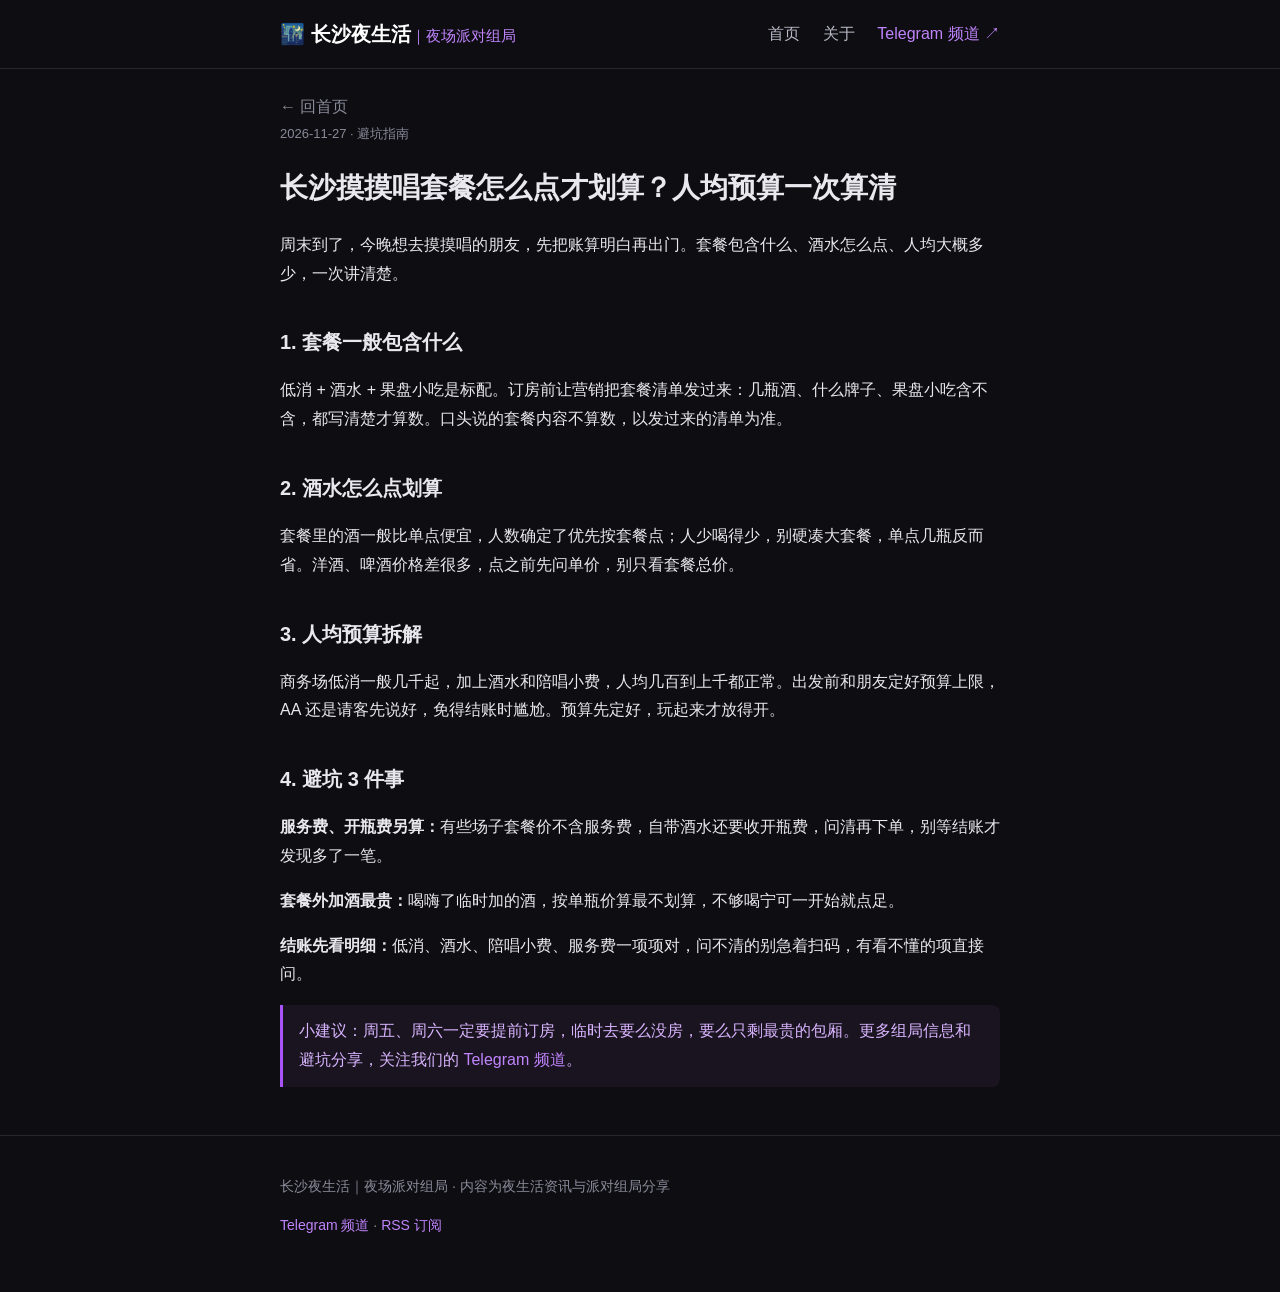
<file: posts/momochang-taocan-renjun.html>
<!DOCTYPE html>
<html lang="zh-CN">
<head>
<meta charset="utf-8">
<meta name="viewport" content="width=device-width, initial-scale=1">
<title>长沙摸摸唱套餐怎么点才划算？人均预算一次算清 — 长沙夜生活｜夜场派对组局</title>
<meta name="description" content="周末去长沙摸摸唱，套餐包含什么、酒水怎么点划算、人均预算怎么算？从套餐清单到结账避坑，一次讲清楚。">
<link rel="canonical" href="https://changsha168.ggff.net/posts/momochang-taocan-renjun.html">
<meta property="og:title" content="长沙摸摸唱套餐怎么点才划算？人均预算一次算清">
<meta property="og:description" content="周末去长沙摸摸唱，套餐包含什么、酒水怎么点划算、人均预算怎么算？从套餐清单到结账避坑，一次讲清楚。">
<meta property="og:type" content="article">
<link rel="stylesheet" href="../style.css">
</head>
<body>
<header class="site-header">
  <div class="wrap">
    <a class="brand" href="../">🌃 长沙夜生活<span>｜夜场派对组局</span></a>
    <nav>
      <a href="../">首页</a>
      <a href="../about.html">关于</a>
      <a class="tg" href="https://t.me/hangshaParty" target="_blank" rel="noopener">Telegram 频道 ↗</a>
    </nav>
  </div>
</header>

<main class="wrap">
  <a class="back" href="../">← 回首页</a>
  <article class="post">
    <p class="meta">2026-11-27 · 避坑指南</p>
    <h1>长沙摸摸唱套餐怎么点才划算？人均预算一次算清</h1>
    <p>周末到了，今晚想去摸摸唱的朋友，先把账算明白再出门。套餐包含什么、酒水怎么点、人均大概多少，一次讲清楚。</p>

    <h2>1. 套餐一般包含什么</h2>
    <p>低消 + 酒水 + 果盘小吃是标配。订房前让营销把套餐清单发过来：几瓶酒、什么牌子、果盘小吃含不含，都写清楚才算数。口头说的套餐内容不算数，以发过来的清单为准。</p>

    <h2>2. 酒水怎么点划算</h2>
    <p>套餐里的酒一般比单点便宜，人数确定了优先按套餐点；人少喝得少，别硬凑大套餐，单点几瓶反而省。洋酒、啤酒价格差很多，点之前先问单价，别只看套餐总价。</p>

    <h2>3. 人均预算拆解</h2>
    <p>商务场低消一般几千起，加上酒水和陪唱小费，人均几百到上千都正常。出发前和朋友定好预算上限，AA 还是请客先说好，免得结账时尴尬。预算先定好，玩起来才放得开。</p>

    <h2>4. 避坑 3 件事</h2>
    <p><strong>服务费、开瓶费另算：</strong>有些场子套餐价不含服务费，自带酒水还要收开瓶费，问清再下单，别等结账才发现多了一笔。</p>
    <p><strong>套餐外加酒最贵：</strong>喝嗨了临时加的酒，按单瓶价算最不划算，不够喝宁可一开始就点足。</p>
    <p><strong>结账先看明细：</strong>低消、酒水、陪唱小费、服务费一项项对，问不清的别急着扫码，有看不懂的项直接问。</p>

    <p class="note">小建议：周五、周六一定要提前订房，临时去要么没房，要么只剩最贵的包厢。更多组局信息和避坑分享，关注我们的 <a href="https://t.me/hangshaParty" target="_blank" rel="noopener">Telegram 频道</a>。</p>
  </article>
</main>

<footer class="site-footer">
  <div class="wrap">
    <p>长沙夜生活｜夜场派对组局 · 内容为夜生活资讯与派对组局分享</p>
    <p><a href="https://t.me/hangshaParty" target="_blank" rel="noopener">Telegram 频道</a> · <a href="../feed.xml">RSS 订阅</a></p>
  </div>
</footer>
</body>
</html>
</file>
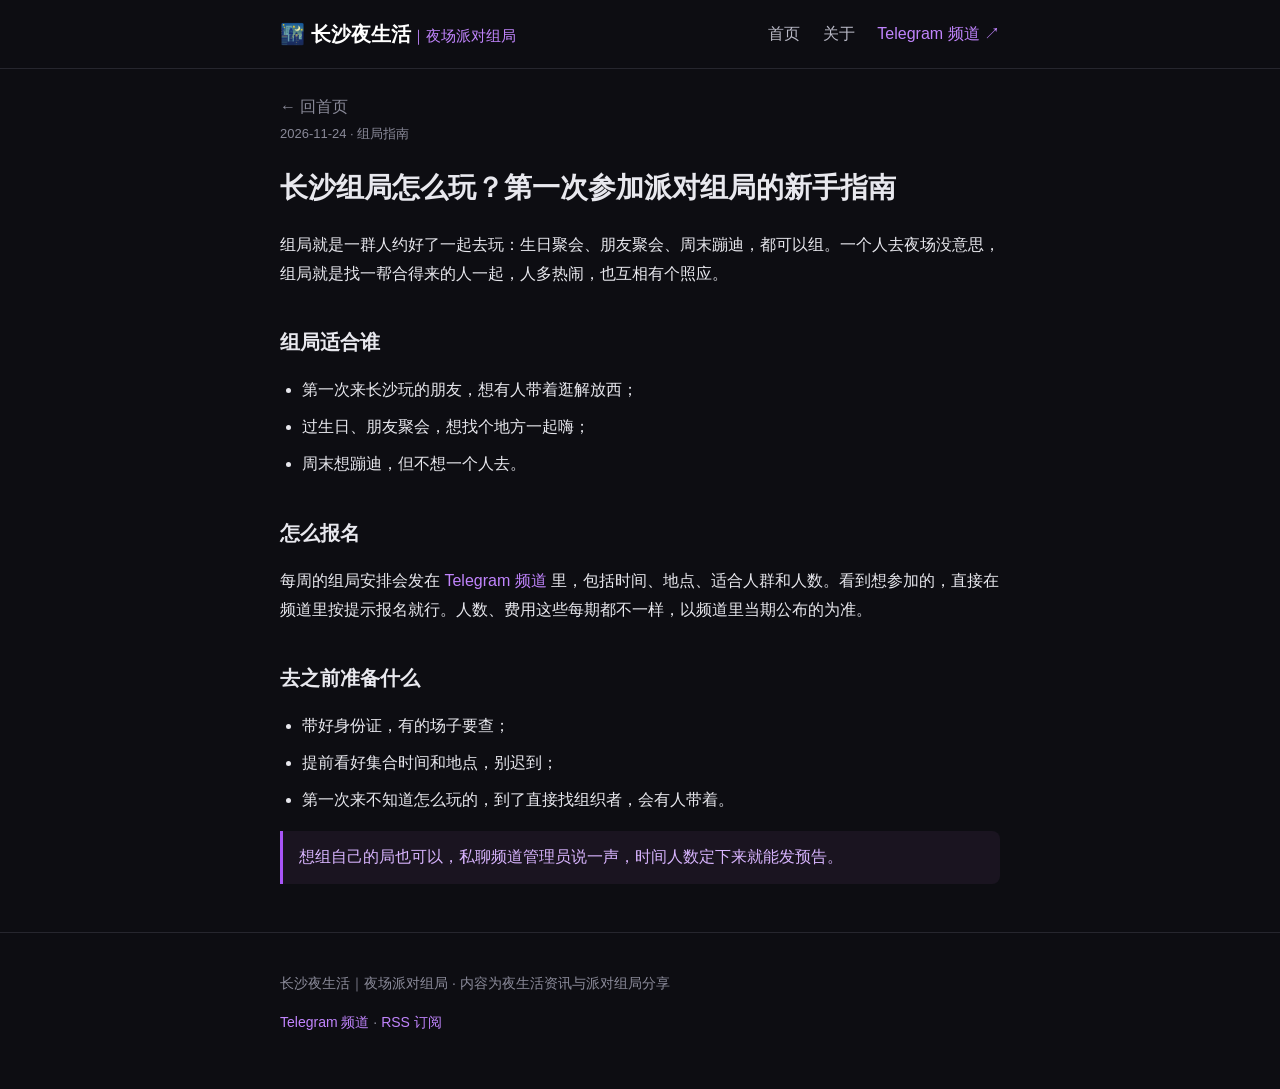
<file: posts/zuju-zenme-wan.html>
<!DOCTYPE html>
<html lang="zh-CN">
<head>
<meta charset="utf-8">
<meta name="viewport" content="width=device-width, initial-scale=1">
<title>长沙组局怎么玩？第一次参加派对组局的新手指南 — 长沙夜生活｜夜场派对组局</title>
<meta name="description" content="长沙派对组局是什么、适合谁、怎么报名、去之前要准备什么。第一次参加组局的新手指南。">
<link rel="canonical" href="https://changsha168.ggff.net/posts/zuju-zenme-wan.html">
<meta property="og:title" content="长沙组局怎么玩？第一次参加派对组局的新手指南">
<meta property="og:description" content="长沙派对组局是什么、适合谁、怎么报名、去之前要准备什么。">
<meta property="og:type" content="article">
<link rel="stylesheet" href="../style.css">
</head>
<body>
<header class="site-header">
  <div class="wrap">
    <a class="brand" href="../">🌃 长沙夜生活<span>｜夜场派对组局</span></a>
    <nav>
      <a href="../">首页</a>
      <a href="../about.html">关于</a>
      <a class="tg" href="https://t.me/hangshaParty" target="_blank" rel="noopener">Telegram 频道 ↗</a>
    </nav>
  </div>
</header>

<main class="wrap">
  <a class="back" href="../">← 回首页</a>
  <article class="post">
    <p class="meta">2026-11-24 · 组局指南</p>
    <h1>长沙组局怎么玩？第一次参加派对组局的新手指南</h1>
    <p>组局就是一群人约好了一起去玩：生日聚会、朋友聚会、周末蹦迪，都可以组。一个人去夜场没意思，组局就是找一帮合得来的人一起，人多热闹，也互相有个照应。</p>

    <h2>组局适合谁</h2>
    <ul>
      <li>第一次来长沙玩的朋友，想有人带着逛解放西；</li>
      <li>过生日、朋友聚会，想找个地方一起嗨；</li>
      <li>周末想蹦迪，但不想一个人去。</li>
    </ul>

    <h2>怎么报名</h2>
    <p>每周的组局安排会发在 <a href="https://t.me/hangshaParty" target="_blank" rel="noopener">Telegram 频道</a> 里，包括时间、地点、适合人群和人数。看到想参加的，直接在频道里按提示报名就行。人数、费用这些每期都不一样，以频道里当期公布的为准。</p>

    <h2>去之前准备什么</h2>
    <ul>
      <li>带好身份证，有的场子要查；</li>
      <li>提前看好集合时间和地点，别迟到；</li>
      <li>第一次来不知道怎么玩的，到了直接找组织者，会有人带着。</li>
    </ul>

    <p class="note">想组自己的局也可以，私聊频道管理员说一声，时间人数定下来就能发预告。</p>
  </article>
</main>

<footer class="site-footer">
  <div class="wrap">
    <p>长沙夜生活｜夜场派对组局 · 内容为夜生活资讯与派对组局分享</p>
    <p><a href="https://t.me/hangshaParty" target="_blank" rel="noopener">Telegram 频道</a> · <a href="../feed.xml">RSS 订阅</a></p>
  </div>
</footer>
</body>
</html>
</file>
<file: style.css>
/* 长沙夜生活｜夜场派对组局 — dark nightlife theme */
* { box-sizing: border-box; }
body { margin: 0; background: #0d0d12; color: #e8e8ee; font-family: -apple-system, "PingFang SC", "Microsoft YaHei", sans-serif; line-height: 1.8; }
.wrap { max-width: 760px; margin: 0 auto; padding: 0 20px; }
a { color: #c084fc; text-decoration: none; }
a:hover { text-decoration: underline; }
.site-header { border-bottom: 1px solid #26262e; padding: 16px 0; }
.site-header .wrap { display: flex; justify-content: space-between; align-items: center; flex-wrap: wrap; gap: 8px; }
.brand { font-size: 20px; font-weight: 700; color: #fff; }
.brand span { color: #c084fc; font-size: 15px; font-weight: 400; }
nav a { margin-left: 18px; color: #b9b9c6; }
nav a.tg { color: #c084fc; }
.hero { padding: 48px 0 24px; }
.hero h1 { font-size: 32px; line-height: 1.3; margin: 0 0 12px; }
.hero p { color: #b9b9c6; }
.btn { display: inline-block; background: #a855f7; color: #fff; padding: 10px 22px; border-radius: 999px; font-weight: 600; margin: 8px 8px 0 0; }
.btn:hover { text-decoration: none; background: #9333ea; }
.btn.ghost { background: transparent; border: 1px solid #a855f7; color: #c084fc; }
h2 { font-size: 22px; margin: 36px 0 12px; }
.card { border: 1px solid #26262e; border-radius: 12px; padding: 18px 20px; margin: 14px 0; background: #121218; }
.card h3 { margin: 6px 0; font-size: 19px; }
.card h3 a { color: #fff; }
.meta { color: #8a8a99; font-size: 13px; margin: 0; }
article.post h1 { font-size: 28px; line-height: 1.4; }
article.post h2 { font-size: 20px; }
article.post ul { padding-left: 22px; }
article.post li { margin: 8px 0; }
.note { border-left: 3px solid #a855f7; background: #1a1420; padding: 12px 16px; border-radius: 0 8px 8px 0; color: #d8b4fe; }
.site-footer { border-top: 1px solid #26262e; margin-top: 48px; padding: 24px 0 40px; color: #8a8a99; font-size: 14px; }
.back { display: inline-block; margin: 24px 0 0; color: #8a8a99; }
@media (max-width: 560px) { .hero h1 { font-size: 26px; } }
</file>
